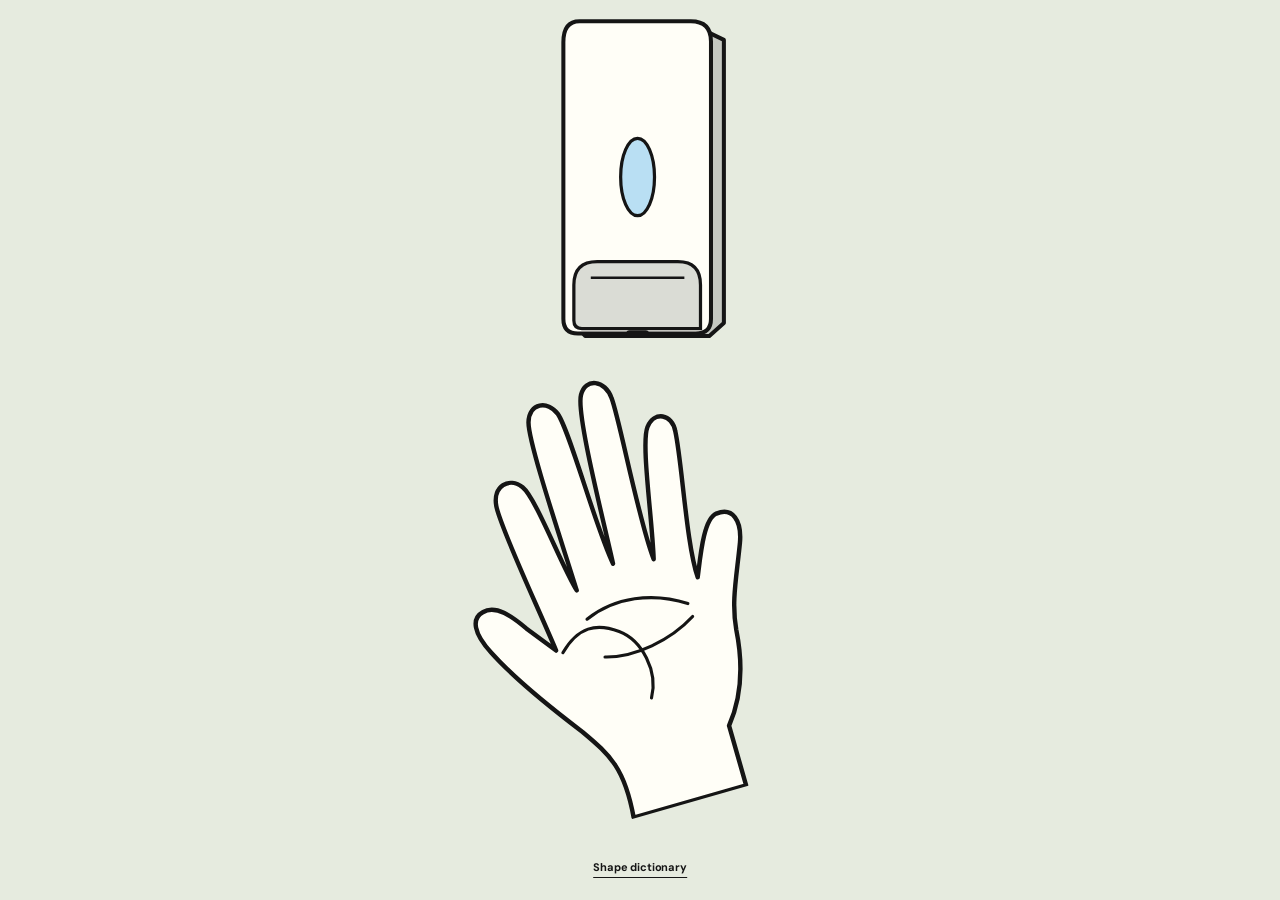
<file: index.html>
<!doctype html>
<html lang="en">
  <head>
    <meta charset="utf-8" />
    <meta name="viewport" content="width=device-width,initial-scale=1" />
    <meta name="theme-color" content="#e6ebdf" />
    <meta
      name="description"
      content="Press the dispenser. Move your hand. Meet your fortune."
    />
    <title>Soap Oracle</title>
    <link
      rel="preload"
      href="fonts/archivo-black.ttf"
      as="font"
      type="font/ttf"
      crossorigin
    />
    <link
      rel="preload"
      href="fonts/dm-sans-variable.ttf"
      as="font"
      type="font/ttf"
      crossorigin
    />
    <link rel="stylesheet" href="style.css?v=embedded-fonts-1" />
    <script src="app.js" defer></script>
  </head>
  <body>
    <main
      id="scene"
      tabindex="0"
      aria-label="Soap Oracle artwork. Press the dispenser, then move your pointer or use the arrow keys to move your hand."
    >
      <div class="world" id="world">
        <button
          id="dispenser"
          class="dispenser"
          aria-label="Press the soap dispenser"
          title="Press"
        >
          <svg viewBox="0 0 260 430" aria-hidden="true">
            <defs>
              <clipPath id="windowClip">
                <ellipse cx="127" cy="211" rx="21" ry="48" />
              </clipPath>
            </defs>
            <path
              d="M205 27 L234 41 L234 392 L216 408 L62 408 L46 390 L46 44Z"
              fill="#c5c8c1"
              stroke="#151515"
              stroke-width="5"
              stroke-linejoin="round"
            />
            <path
              d="M55 18 H193 Q218 18 218 43 V387 Q218 405 199 405 H53 Q35 405 35 387 V44 Q35 18 55 18Z"
              fill="#fffef7"
              stroke="#151515"
              stroke-width="5"
            />
            <ellipse cx="127" cy="211" rx="21" ry="48" fill="#f0f2ed" />
            <g clip-path="url(#windowClip)">
              <rect
                id="soapLevel"
                x="104"
                y="161"
                width="46"
                height="100"
                fill="#b9dff3"
              />
            </g>
            <ellipse
              cx="127"
              cy="211"
              rx="21"
              ry="48"
              fill="none"
              stroke="#151515"
              stroke-width="4"
            />
            <path
              d="M117 405 H137"
              stroke="#151515"
              stroke-width="8"
              stroke-linecap="round"
            />
            <g class="press-plate">
              <path
                d="M48 389 V345 Q48 316 77 316 H177 Q205 316 205 345 V399 H58 Q48 399 48 389Z"
                fill="#dadcd5"
                stroke="#151515"
                stroke-width="4"
              />
              <path
                d="M69 336 H185"
                fill="none"
                stroke="#151515"
                stroke-width="3"
              />
            </g>
          </svg>
        </button>
        <div id="stream" class="stream" aria-hidden="true"></div>
        <div id="hand" class="hand">
          <svg viewBox="0 0 380 480" role="img" aria-label="An open hand">
            <path
              fill="#fffef7"
              stroke="#151515"
              stroke-width="4.5"
              stroke-linejoin="round"
              d="M132 479 C137 429 127 412 106 381 C85 353 55 311 39 278 C27 254 29 239 42 236 C57 232 70 249 80 264 L103 294 C97 244 83 159 85 136 C87 115 106 111 116 125 C126 139 132 213 140 241 C139 191 134 83 140 63 C146 44 165 47 171 63 C178 83 176 185 183 225 C186 175 189 68 199 51 C208 35 227 43 228 63 C230 85 220 191 224 232 C234 192 244 115 255 101 C266 87 283 95 281 113 C279 145 260 227 262 262 C271 241 284 207 298 205 C316 203 321 219 313 240 C300 273 288 295 285 324 C282 361 271 392 251 416 L251 479Z"
            />
            <g
              fill="none"
              stroke="#151515"
              stroke-width="3.2"
              stroke-linecap="round"
            >
              <path
                d="M109 298 C131 277 150 278 170 293 C190 308 197 343 183 367"
              />
              <path d="M142 272 C175 258 214 264 245 285" />
              <path d="M149 314 C178 323 218 316 246 299" />
            </g>
          </svg>
          <canvas
            id="soap"
            width="760"
            height="960"
            aria-hidden="true"
          ></canvas>
        </div>
      </div>
    </main>
    <button id="guideOpen" class="dictionary">Shape dictionary</button>
    <dialog id="resultDialog" class="result-dialog" aria-label="Your fortune">
      <button id="resultClose" class="close" aria-label="Close fortune">
        ×</button
      ><canvas
        id="resultShape"
        width="600"
        height="400"
        aria-label="Your actual soap shape"
      ></canvas
      ><output id="fortune" aria-live="polite" aria-atomic="true"></output>
    </dialog>
    <dialog id="guideDialog" aria-labelledby="guideTitle">
      <button id="guideClose" class="close" aria-label="Close shape dictionary">
        ×
      </button>
      <h2 id="guideTitle">Shape Oracle</h2>
      <div id="shapeGrid" class="shape-grid"></div>
    </dialog>
  </body>
</html>
</file>
<file: style.css>
@font-face {
  font-family: "Oracle Black";
  src: url("fonts/archivo-black.ttf") format("truetype");
  font-style: normal;
  font-weight: 900;
  font-display: swap;
}
@font-face {
  font-family: "Oracle Sans";
  src: url("fonts/dm-sans-variable.ttf") format("truetype");
  font-style: normal;
  font-weight: 100 1000;
  font-display: swap;
}
:root {
  font-family: "Oracle Sans", sans-serif;
  color: #151515;
  background: #e6ebdf;
  font-synthesis: none;
}
* {
  box-sizing: border-box;
}
body {
  margin: 0;
  min-height: 100svh;
  overflow: hidden;
}
header {
  position: absolute;
  top: 26px;
  left: 12px;
  right: 12px;
  text-align: center;
  z-index: 3;
  pointer-events: none;
}
h1 {
  font-family: "Oracle Black", sans-serif;
  font-size: 42px;
  font-weight: 900;
  letter-spacing: -2px;
  line-height: 1;
  margin: 0 0 14px;
  text-transform: uppercase;
}
header p {
  margin: 0;
  color: #4f5848;
  font-size: 10px;
  font-weight: 500;
  letter-spacing: 0.1px;
}
button {
  font-family: inherit;
  color: inherit;
  cursor: pointer;
  -webkit-tap-highlight-color: transparent;
}
button:focus-visible {
  outline: 2px solid #151515;
  outline-offset: 6px;
}
main:focus {
  outline: none;
}
main {
  position: absolute;
  inset: 110px 0 54px;
  touch-action: none;
  user-select: none;
  overflow: hidden;
}
.world {
  position: absolute;
  width: 420px;
  height: 640px;
  left: 50%;
  top: 50%;
  transform: translate(-50%, -50%) scale(var(--scale, 1));
  transform-origin: center;
}
.dispenser {
  display: block;
  position: absolute;
  top: 0;
  left: 130px;
  width: 160px;
  height: 265px;
  border: 0;
  background: none;
  padding: 0;
  z-index: 4;
  touch-action: none;
}
.dispenser svg {
  display: block;
  width: 100%;
  height: 100%;
  overflow: visible;
}
.press-plate {
  transform-box: fill-box;
  transform-origin: center bottom;
  transition: transform 100ms ease;
}
.dispenser:hover .press-plate {
  transform: translateY(-2px);
}
.pouring .press-plate {
  transform: translateY(-5px) scaleY(0.93);
}
#soapLevel {
  transform-box: fill-box;
  transform-origin: center bottom;
  transform: scaleY(var(--level, 1));
}
.stream {
  position: absolute;
  left: 205px;
  top: 250px;
  width: 5px;
  height: 222px;
  background: #fffef7;
  border-left: 1px solid #151515;
  border-right: 1px solid #151515;
  border-radius: 3px;
  opacity: 0;
  z-index: 3;
  pointer-events: none;
}
.pouring .stream {
  opacity: 1;
}
.hand {
  position: absolute;
  left: 60px;
  top: 245px;
  width: 300px;
  height: 379px;
  transform: translate(var(--hx, 0px), var(--hy, 0px)) rotate(-16deg);
  transform-origin: 50% 60%;
  pointer-events: none;
  z-index: 2;
}
.hand svg,
.hand canvas {
  position: absolute;
  width: 100%;
  height: 100%;
  inset: 0;
}
.dictionary {
  position: fixed;
  bottom: 22px;
  left: 50%;
  transform: translateX(-50%);
  font-size: 11px;
  font-weight: 700;
  letter-spacing: -0.15px;
  color: #151515;
  border: 0;
  border-bottom: 1.5px solid #151515;
  background: none;
  padding: 3px 0;
  z-index: 5;
}
.dictionary:hover {
  opacity: 0.6;
}
dialog {
  width: 490px;
  max-width: calc(100vw - 30px);
  max-height: 90svh;
  margin: auto;
  padding: 35px 27px 25px;
  background: #e6ebdf;
  border: 2px solid #151515;
  color: #151515;
  border-radius: 0;
  scrollbar-width: thin;
}
dialog::backdrop {
  background: #e6ebdfc9;
}
h2 {
  font-family: "Oracle Black", sans-serif;
  font-size: 24px;
  font-weight: 900;
  text-align: center;
  margin: 0 0 23px;
  letter-spacing: -1px;
}
.close {
  position: absolute;
  right: 12px;
  top: 7px;
  font-size: 27px;
  font-weight: 700;
  background: none;
  border: 0;
  color: #151515;
  padding: 0 4px;
}
.shape-grid {
  display: grid;
  grid-template-columns: repeat(3, 1fr);
  gap: 2px;
}
.shape-card {
  text-align: center;
  min-height: 112px;
  display: flex;
  flex-direction: column;
  align-items: center;
  justify-content: center;
  gap: 10px;
  border: 1.5px solid transparent;
}
.shape-card.matched {
  border-color: #151515;
}
.shape-card canvas {
  width: 112px;
  height: 74px;
  max-width: 100%;
}
.shape-card span {
  font-size: 10px;
  font-weight: 700;
  letter-spacing: -0.1px;
}
.result-dialog {
  width: 360px;
  padding: 30px 25px 34px;
  text-align: center;
  background: #e6ebdf;
}
.result-dialog canvas {
  display: block;
  width: 250px;
  max-width: 100%;
  height: auto;
  margin: 5px auto 17px;
}
#fortune {
  display: block;
  font-family: "Oracle Black", sans-serif;
  font-size: 33px;
  font-weight: 900;
  letter-spacing: -1px;
  line-height: 1.1;
  overflow-wrap: anywhere;
}
@media (max-height: 650px) {
  header {
    top: 18px;
  }
  h1 {
    font-size: 33px;
    margin-bottom: 10px;
  }
  main {
    top: 91px;
    bottom: 42px;
  }
  .dictionary {
    bottom: 14px;
  }
}
@media (max-width: 420px) {
  h1 {
    font-size: 36px;
  }
  header p {
    font-size: 9px;
  }
  dialog {
    padding: 34px 13px 23px;
  }
  .shape-card {
    min-height: 96px;
  }
  .shape-card canvas {
    width: 93px;
    height: 64px;
  }
  .shape-card span {
    font-size: 9px;
  }
  .result-dialog {
    width: 310px;
  }
  .result-dialog canvas {
    width: 220px;
  }
}
@media (prefers-reduced-motion: reduce) {
  .press-plate {
    transition: none;
  }
}

/* Keep the close control clear of the result frame and artwork. */
.result-dialog {
  padding: 62px 25px 34px;
}
.result-dialog .close {
  top: 14px;
  right: 14px;
  width: 36px;
  height: 36px;
  display: grid;
  place-items: center;
  padding: 0;
  line-height: 1;
  border: 0;
  outline-offset: 3px;
}
.result-dialog .close:focus-visible {
  outline: 2px solid #151515;
}
@media (max-width: 420px) {
  .result-dialog {
    padding: 62px 19px 29px;
  }
}

/* The artwork occupies the viewport, with room for the dictionary link. */
main {
  inset: 0 0 48px;
}
@media (max-height: 650px) {
  main {
    top: 0;
    bottom: 40px;
  }
}
</file>
